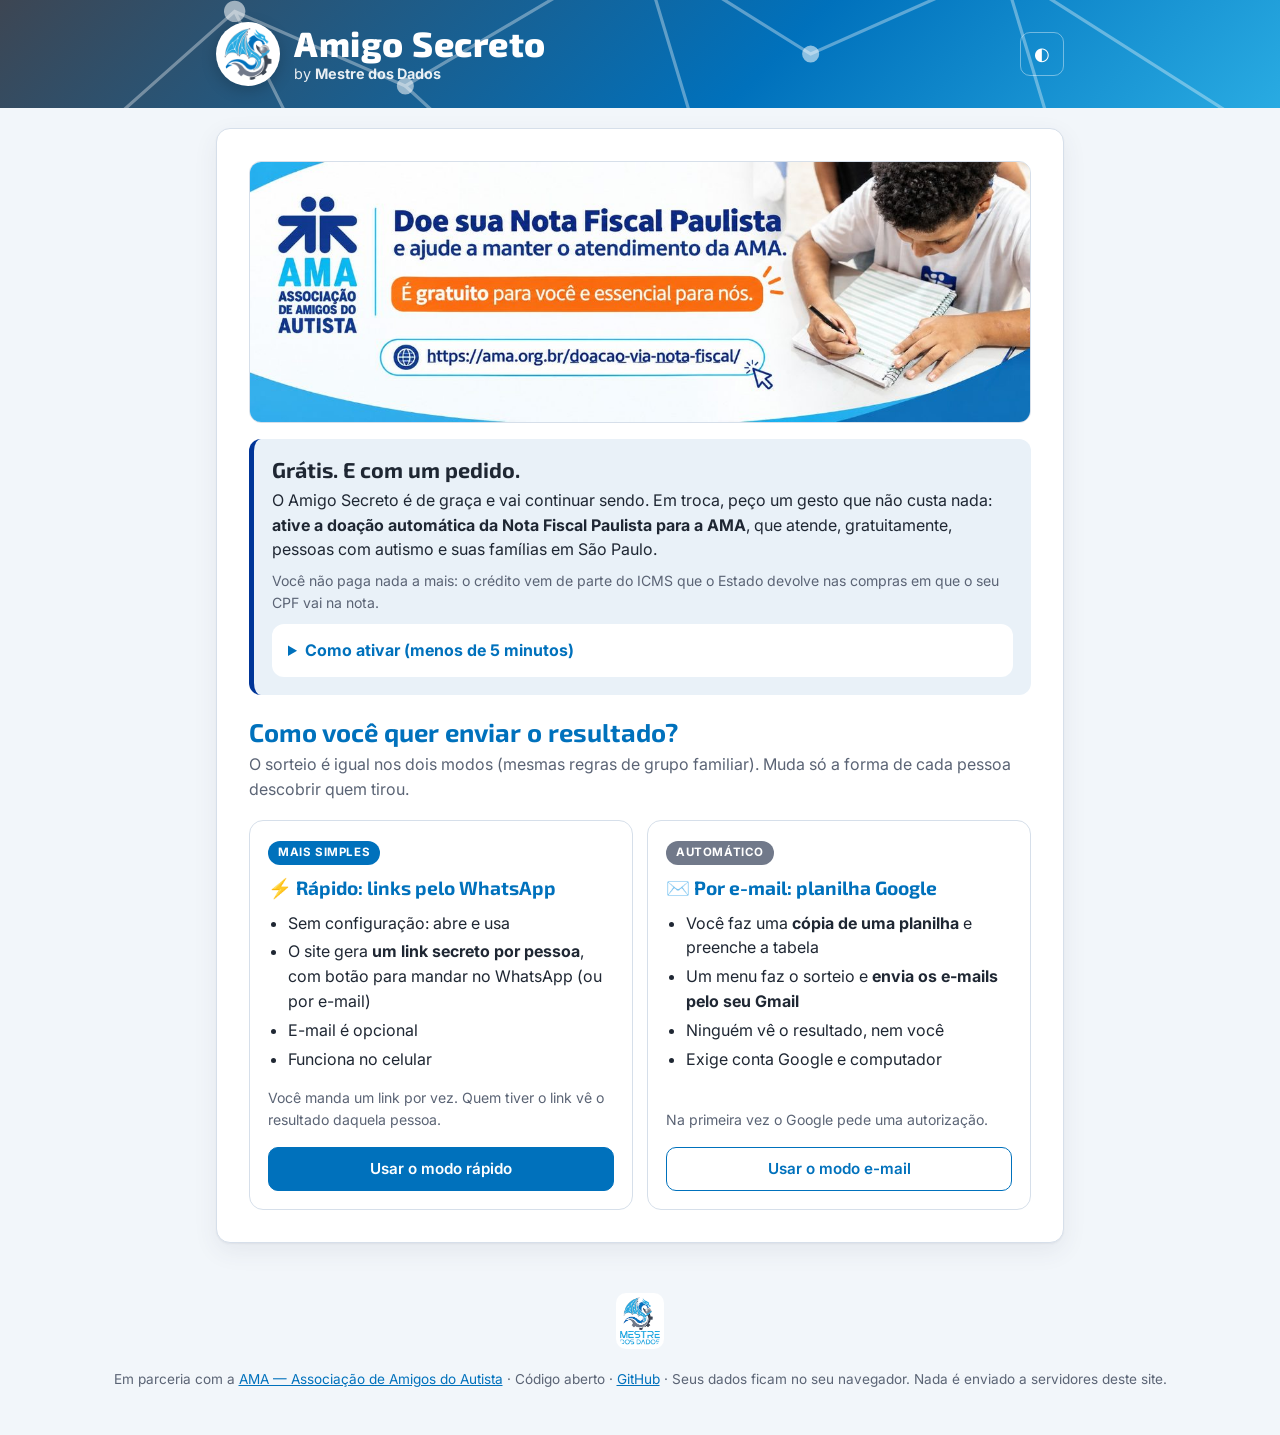
<file: docs/index.html>
<!doctype html>
<html lang="pt-BR">
<head>
  <meta charset="utf-8">
  <meta name="viewport" content="width=device-width, initial-scale=1">
  <title>Amigo Secreto · Mestre dos Dados</title>
  <meta name="description" content="Sorteio de amigo secreto gratuito, com grupos familiares, em parceria com a AMA (Associação de Amigos do Autista). Em troca, peça a doação automática da Nota Fiscal Paulista para a AMA.">
<meta property="og:type" content="website">  <meta property="og:title" content="Amigo Secreto grátis · Mestre dos Dados">  <meta property="og:description" content="Grátis, sem cadastro e sem propaganda, em parceria com a AMA. Em troca, ative a doação automática da Nota Fiscal Paulista para a AMA.">  <meta property="og:image" content="https://serrajordia.github.io/amigo_secreto/assets/og-imagem.png">  <meta property="og:url" content="https://serrajordia.github.io/amigo_secreto/">  <meta name="twitter:card" content="summary_large_image">
  <link rel="icon" type="image/png" href="assets/favicon.png">
  <link rel="preconnect" href="https://fonts.googleapis.com">
  <link rel="preconnect" href="https://fonts.gstatic.com" crossorigin>
  <link href="https://fonts.googleapis.com/css2?family=Exo+2:wght@500;700;800&family=Inter:wght@400;500;600&display=swap" rel="stylesheet">
  <link rel="stylesheet" href="css/marca.css?v=20261124">
</head>
<body>
  <header class="topo">
    <svg class="rede" aria-hidden="true" viewBox="0 0 600 160" preserveAspectRatio="xMidYMid slice">
      <g stroke="currentColor" stroke-width="1.5" fill="none" opacity=".35">
        <path d="M20 140 L110 60 L190 95 L300 30 L380 80 L470 40 L580 110"/>
        <path d="M110 60 L150 140 M300 30 L330 130 M470 40 L500 140 M190 95 L250 150"/>
      </g>
      <g fill="currentColor" opacity=".55">
        <circle cx="20" cy="140" r="4"/><circle cx="110" cy="60" r="5"/><circle cx="190" cy="95" r="4"/>
        <circle cx="300" cy="30" r="5"/><circle cx="380" cy="80" r="4"/><circle cx="470" cy="40" r="5"/>
        <circle cx="580" cy="110" r="4"/><circle cx="150" cy="140" r="3"/><circle cx="330" cy="130" r="3"/>
        <circle cx="500" cy="140" r="3"/><circle cx="250" cy="150" r="3"/>
      </g>
    </svg>
    <div class="topo-conteudo">
      <img src="assets/dragao-128.png" alt="" class="logo" width="64" height="64">
      <div>
        <h1>Amigo Secreto</h1>
        <p class="assinatura">by <strong>Mestre dos Dados</strong></p>
      </div>
      <button type="button" id="tema" class="btn-icone" aria-label="Alternar tema claro/escuro" title="Tema claro/escuro">◐</button>
    </div>
  </header>

  <div class="faixa-parceria">
    <a href="https://ama.org.br/" target="_blank" rel="noopener" class="faixa-logo" aria-label="AMA — Associação de Amigos do Autista (abre o site da AMA)">
      <img src="assets/logo-ama.svg" alt="AMA — Associação de Amigos do Autista" width="38" height="52">
    </a>
    <p>Grátis, em <strong>parceria com a AMA</strong> — Associação de Amigos do Autista. <a href="#doe" class="link-doe" data-doe>Como ajudar a AMA sem gastar nada</a></p>
  </div>

  <nav class="passos" id="nav-passos" aria-label="Etapas" hidden>
    <ol id="passos">
      <li><button type="button" data-ir="1"><span>1</span>Evento</button></li>
      <li><button type="button" data-ir="2"><span>2</span>Participantes</button></li>
      <li><button type="button" data-ir="3"><span>3</span>Regras</button></li>
      <li><button type="button" data-ir="4"><span>4</span>Sortear</button></li>
      <li><button type="button" data-ir="5"><span>5</span>Enviar</button></li>
    </ol>
  </nav>

  <main>
    <p class="trocar" id="trocar" hidden><button type="button" class="link" data-ir="0">← Trocar o modo de envio</button></p>

    <!-- 0. ESCOLHA DO MODO ---------------------------------------------- -->
    <section class="etapa" data-etapa="0" aria-labelledby="t0">
      <a class="banner-nfp" href="https://ama.org.br/doacao-via-nota-fiscal/" target="_blank" rel="noopener noreferrer">
        <picture>
          <source media="(max-width: 640px)" srcset="assets/banner-nfp-movel.jpg" width="800" height="377">
          <img src="assets/banner-nfp.jpg" width="1200" height="400" alt="AMA — Associação de Amigos do Autista: doe sua Nota Fiscal Paulista e ajude a manter o atendimento da AMA. É gratuito para você e essencial para nós. ama.org.br/doacao-via-nota-fiscal">
        </picture>
      </a>
      <aside class="doe" id="doe" aria-labelledby="t-doe">
        <div class="doe-texto">
          <h2 id="t-doe">Grátis. E com um pedido.</h2>
          <p>O Amigo Secreto é de graça e vai continuar sendo. Em troca, peço um gesto que não custa nada: <strong>ative a doação automática da Nota Fiscal Paulista para a AMA</strong>, que atende, gratuitamente, pessoas com autismo e suas famílias em São Paulo.</p>
          <p class="nota">Você não paga nada a mais: o crédito vem de parte do ICMS que o Estado devolve nas compras em que o seu CPF vai na nota.</p>
          <details class="tutorial" id="doe-passos">
            <summary>Como ativar (menos de 5 minutos)</summary>
            <ol class="lista-passos">
              <li>Entre no <strong>site ou aplicativo da Nota Fiscal Paulista</strong> (crie uma conta ou faça login).
                <div class="linha-botoes"><a class="btn btn-sec btn-pequeno" href="https://www.nfp.fazenda.sp.gov.br/login.aspx" target="_blank" rel="noopener">Abrir a Nota Fiscal Paulista</a></div>
              </li>
              <li>No menu <strong>Entidades</strong>, escolha <em>Doação de cupons com CPF (automática)</em>.</li>
              <li>Procure a <strong>AMA</strong> pelo CNPJ <code>52.802.295/0001-13</code> (no sistema ela também aparece como <em>Sítio Nova Esperança</em>) e confirme.
                <div class="linha-botoes"><button type="button" class="btn btn-sec btn-pequeno" id="copiar-cnpj">Copiar CNPJ</button></div>
              </li>
              <li>Nas compras, <strong>continue pedindo o CPF na nota</strong> (o seu, não o da AMA): é ele que gera o crédito.</li>
            </ol>
            <p class="nota">Passo a passo da própria AMA: <a href="https://ama.org.br/doacao-via-nota-fiscal/" target="_blank" rel="noopener">ama.org.br/doacao-via-nota-fiscal</a>. Para conhecer a AMA: <a href="https://ama.org.br/" target="_blank" rel="noopener">ama.org.br</a>.</p>
          </details>
        </div>
      </aside>
      <h2 id="t0">Como você quer enviar o resultado?</h2>
      <p class="lead">O sorteio é igual nos dois modos (mesmas regras de grupo familiar). Muda só a forma de cada pessoa descobrir quem tirou.</p>

      <div class="modos">
        <article class="modo">
          <span class="selo">Mais simples</span>
          <h3>⚡ Rápido: links pelo WhatsApp</h3>
          <ul>
            <li>Sem configuração: abre e usa</li>
            <li>O site gera <strong>um link secreto por pessoa</strong>, com botão para mandar no WhatsApp (ou por e-mail)</li>
            <li>E-mail é opcional</li>
            <li>Funciona no celular</li>
          </ul>
          <p class="obs">Você manda um link por vez. Quem tiver o link vê o resultado daquela pessoa.</p>
          <button type="button" class="btn" data-modo="rapido">Usar o modo rápido</button>
        </article>

        <article class="modo">
          <span class="selo sec">Automático</span>
          <h3>✉️ Por e-mail: planilha Google</h3>
          <ul>
            <li>Você faz uma <strong>cópia de uma planilha</strong> e preenche a tabela</li>
            <li>Um menu faz o sorteio e <strong>envia os e-mails pelo seu Gmail</strong></li>
            <li>Ninguém vê o resultado, nem você</li>
            <li>Exige conta Google e computador</li>
          </ul>
          <p class="obs">Na primeira vez o Google pede uma autorização.</p>
          <button type="button" class="btn btn-sec" data-modo="email">Usar o modo e-mail</button>
        </article>
      </div>
    </section>

    <!-- E-MAIL: guia da planilha ---------------------------------------- -->
    <section class="etapa" data-etapa="email" aria-labelledby="te" hidden>
      <h2 id="te">Modo e-mail: planilha Google</h2>
      <p class="lead">Os e-mails saem do <strong>seu</strong> Gmail, por um script que fica dentro da planilha. Nenhuma senha passa por este site.</p>

      <ol class="lista-passos">
        <li>
          <strong>Faça uma cópia da planilha modelo.</strong>
          <div class="linha-botoes">
            <a class="btn" id="link-planilha" href="#" target="_blank" rel="noopener">Abrir o modelo e fazer uma cópia</a>
          </div>
          <div id="sem-modelo" class="aviso alerta" hidden>O modelo ainda não foi publicado neste site. Use o “Monte você mesmo” logo abaixo.</div>
          <small>O Google vai perguntar o nome da cópia: confirme em “Fazer uma cópia”. A cópia fica no <em>seu</em> Drive.</small>
        </li>
        <li>Na cópia, preencha as abas <strong>Participantes</strong> (nome, e-mail e grupo) e <strong>Evento e regras</strong> (data, local, valor e caixinhas das regras).</li>
        <li>Use o menu <strong>🎁 Amigo Secreto</strong>: primeiro <em>Verificar</em>, depois <em>Enviar e-mail de teste para mim</em>.</li>
        <li>Na primeira vez o Google mostra “app não verificado”: <em>Avançado → Acessar (não seguro) → Permitir</em>. É o seu próprio script pedindo para enviar e-mails em seu nome e ler <strong>só</strong> essa planilha.</li>
        <li>Quando estiver tudo certo: <strong>🎁 Amigo Secreto → Sortear e enviar e-mails</strong>.</li>
      </ol>

      <p class="nota">Limite de uns 100 e-mails por dia numa conta Gmail comum. O menu só aparece no computador (não no aplicativo do celular). O resultado não é gravado em lugar nenhum.</p>

      <details class="tutorial" id="tutorial-email">
        <summary>Sem o modelo? Monte você mesmo (3 minutos)</summary>
        <ol class="lista-passos">
          <li>Crie uma planilha em <a href="https://sheets.new" target="_blank" rel="noopener">sheets.new</a>.</li>
          <li>Menu <strong>Extensões → Apps Script</strong>. Apague o conteúdo de <code>Código.gs</code> e cole o código abaixo.
            <div class="linha-botoes">
              <button type="button" class="btn" id="copiar-script">Copiar código</button>
              <a class="btn btn-sec" href="apps-script/Planilha.gs" download>Baixar Planilha.gs</a>
              <a class="btn btn-sec" href="apps-script/Sorteio.gs" download>Baixar Sorteio.gs</a>
            </div>
          </li>
          <li>Salve (Ctrl+S), volte à planilha, recarregue a página e use <strong>🎁 Amigo Secreto → 1. Preparar planilha</strong>. Ela cria as abas sozinha.</li>
        </ol>
      </details>

      <div class="nav-etapa"><button type="button" class="btn btn-sec" data-ir="0">← Voltar</button><span></span></div>
    </section>

    <!-- 1. EVENTO ------------------------------------------------------- -->
    <section class="etapa" data-etapa="1" aria-labelledby="t1" hidden>
      <h2 id="t1">Sobre o evento</h2>
      <p class="lead">Essas informações aparecem para cada pessoa junto com o resultado. Nenhuma delas afeta o sorteio.</p>
      <div class="grade-2">
        <label>Nome do evento <input id="ev-nome" maxlength="80" placeholder="Amigo Secreto da Família"></label>
        <label>Data e hora da festa <input id="ev-dataFesta" maxlength="80" placeholder="24/12 às 20h"></label>
        <label>Local <input id="ev-local" maxlength="120" placeholder="Casa da vovó"></label>
        <label>Valor sugerido do presente <input id="ev-valor" maxlength="40" placeholder="R$ 100"></label>
        <label>Organização <input id="ev-organizador" maxlength="80" placeholder="Seu nome"></label>
      </div>
      <label>Recado para todos <textarea id="ev-mensagem" rows="3" maxlength="1000" placeholder="Levem um prato de sobremesa!"></textarea></label>
      <div class="nav-etapa"><button type="button" class="btn btn-sec" data-ir="0">← Voltar</button><button type="button" class="btn" data-ir="2">Próximo: participantes →</button></div>
    </section>

    <!-- 2. PARTICIPANTES ------------------------------------------------ -->
    <section class="etapa" data-etapa="2" aria-labelledby="t2" hidden>
      <h2 id="t2">Participantes</h2>
      <p class="lead">Importe uma planilha (Excel ou CSV) ou adicione um a um. O <strong>e-mail é opcional</strong> neste modo. O <strong>grupo familiar</strong> também: use o mesmo nome para quem mora junto, por exemplo.
        Se você também participa, marque a caixinha <strong>organiza</strong> na sua linha (opcional): depois do sorteio, o código de recuperação já vai para o seu e-mail.</p>

      <div class="importar" id="soltar">
        <p><strong>Arraste uma planilha (Excel ou CSV) aqui</strong> ou</p>
        <div class="linha-botoes">
          <label class="btn">Escolher arquivo<input type="file" id="arquivo" accept=".xlsx,.xls,.csv,.txt,text/csv,application/vnd.openxmlformats-officedocument.spreadsheetml.sheet,application/vnd.ms-excel" hidden></label>
          <a class="btn btn-sec" href="modelo_participantes.csv" download>Baixar modelo</a>
        </div>
        <small>Colunas: <code>nome</code>, <code>email</code> (opcional), <code>grupo</code> (opcional), em Excel (.xlsx, .xls) ou CSV. Só a primeira linha de cabeçalho e a primeira aba com dados são lidas.</small>
      </div>

      <form id="form-pessoa" class="form-pessoa" autocomplete="off">
        <input id="p-nome" placeholder="Nome" aria-label="Nome" required maxlength="80">
        <input id="p-email" type="email" placeholder="e-mail (opcional)" aria-label="E-mail (opcional)" maxlength="120">
        <input id="p-grupo" placeholder="Grupo (opcional)" aria-label="Grupo familiar" list="grupos" maxlength="60">
        <datalist id="grupos"></datalist>
        <button class="btn" type="submit">Adicionar</button>
      </form>
      <div id="status-lista" class="aviso" role="status" aria-live="polite" hidden></div>

      <div class="tabela-wrap">
        <table class="tabela" id="tabela">
          <thead><tr><th>#</th><th>Nome</th><th>E-mail</th><th>Grupo</th><th>Quem organiza</th><th><span class="sr">Ações</span></th></tr></thead>
          <tbody></tbody>
        </table>
        <p class="vazio" id="vazio">Ninguém cadastrado ainda.</p>
      </div>
      <div class="linha-botoes fim">
        <span id="contagem" class="contagem"></span>
        <button type="button" class="btn btn-sec btn-perigo" id="limpar-lista">Limpar lista</button>
      </div>
      <div class="nav-etapa"><button type="button" class="btn btn-sec" data-ir="1">← Voltar</button><button type="button" class="btn" data-ir="3">Próximo: regras →</button></div>
    </section>

    <!-- 3. REGRAS ------------------------------------------------------- -->
    <section class="etapa" data-etapa="3" aria-labelledby="t3" hidden>
      <h2 id="t3">Regras do sorteio</h2>
      <div class="regras">
        <label class="chave"><input type="checkbox" id="r-grupo" checked>
          <span class="trilho" aria-hidden="true"></span>
          <span><strong>Ninguém tira alguém do próprio grupo familiar</strong><small>Quem é do mesmo grupo nunca se tira.</small></span></label>
        <label class="chave"><input type="checkbox" id="r-auto" checked>
          <span class="trilho" aria-hidden="true"></span>
          <span><strong>Ninguém tira a si mesmo</strong><small id="r-auto-dica">Já garantido pela regra de grupo acima.</small></span></label>
        <label class="chave"><input type="checkbox" id="r-corrente">
          <span class="trilho" aria-hidden="true"></span>
          <span><strong>Corrente única</strong><small>Forma uma roda só (A→B→C→…→A). Ótimo para a entrega dos presentes em sequência.</small></span></label>
      </div>
      <div id="viabilidade" class="viabilidade" role="status" aria-live="polite"></div>
      <div id="grupos-resumo" class="grupos-resumo"></div>
      <div class="nav-etapa"><button type="button" class="btn btn-sec" data-ir="2">← Voltar</button><button type="button" class="btn" data-ir="4">Próximo: sortear →</button></div>
    </section>

    <!-- 4. SORTEAR ------------------------------------------------------ -->
    <section class="etapa" data-etapa="4" aria-labelledby="t4" hidden>
      <h2 id="t4">Revisar e sortear</h2>
      <div id="resumo" class="resumo"></div>
      <div id="status-sorteio" class="aviso" role="status" aria-live="polite" hidden></div>
      <label class="check"><input type="checkbox" id="reprodutivel" checked> <span>Gerar um <strong>código de recuperação</strong> (sorteio reprodutível)</span>
        <small>Com o código e esta mesma lista, dá para gerar de novo o link de quem perder, mesmo depois de fechar a página. Guarde-o só com você: quem tiver o código e a lista consegue descobrir o sorteio inteiro.</small></label>
      <label class="check"><input type="checkbox" id="confirmo"> Conferi os nomes. O sorteio será feito agora e você receberá um link para cada pessoa.</label>
      <div class="linha-botoes">
        <button type="button" class="btn btn-grande" id="sortear" disabled>🎲 Sortear e gerar os links</button>
      </div>
      <details class="tutorial" id="recuperar">
        <summary><strong>Já sorteou e alguém perdeu o link?</strong> Recupere com o código</summary>
        <p>Deixe os participantes (na <strong>mesma ordem</strong>), os grupos e as regras exatamente como no dia do sorteio. Os dados do evento podem ter mudado: os links refeitos já saem atualizados. O resultado é o mesmo do sorteio original.</p>
        <label>Código de recuperação <input id="rec-codigo" autocomplete="off" autocapitalize="characters" spellcheck="false" placeholder="1-XXXX-XXXX-XXXX-XXXX-XXXX" maxlength="40"></label>
        <div class="linha-botoes"><button type="button" class="btn" id="rec-ir">Refazer os links deste sorteio</button></div>
        <div id="rec-status" class="aviso" role="status" aria-live="polite" hidden></div>
      </details>
      <div class="nav-etapa"><button type="button" class="btn btn-sec" data-ir="3">← Voltar</button><span></span></div>
    </section>

    <!-- 5. ENVIAR LINKS ------------------------------------------------- -->
    <section class="etapa" data-etapa="5" aria-labelledby="t5" hidden>
      <h2 id="t5">Sorteio feito! Agora envie os links 🎉</h2>
      <div class="aviso alerta">
        <strong>Envie cada link só para a pessoa certa, individualmente</strong>, nunca em grupo.
        Quem abrir o link vê quem aquela pessoa tirou. <span id="aviso-aba">Os links só existem nesta aba: <strong>não feche a página</strong> antes de enviar todos.</span>
      </div>
      <div id="status-envio" class="aviso" role="status" aria-live="polite" hidden></div>
      <div class="aviso info caixa-codigo" id="caixa-codigo" hidden>
        <p><strong>Código de recuperação:</strong> <code id="codigo"></code> <button type="button" class="btn btn-sec btn-pequeno" id="copiar-codigo">Copiar código</button></p>
        <p class="guardar-texto" id="guardar-texto"></p>
        <div class="acoes" id="guardar-acoes"></div>
        <small>Para recuperar é preciso o código <strong>e</strong> a lista na mesma ordem: a mensagem acima leva os dois, e a planilha (.csv) pode ser importada de volta na etapa 2. Se alguém perder o link (ou esta aba fechar), volte à etapa 4 e use <em>Recupere com o código</em>. Guarde só com você: quem tiver o código e a lista consegue descobrir o sorteio inteiro.</small>
      </div>
      <p class="nota" id="apelido-sorteio"></p>
      <p class="progresso" id="progresso"></p>
      <label class="opcao-ama"><input type="checkbox" id="inclui-ama" checked> Incluir na mensagem um convite curto para ativar a doação da Nota Fiscal Paulista para a AMA (você pode desmarcar)</label>
      <ul class="envios" id="envios"></ul>
      <div class="aviso info doe-mini">
        <strong>Gostou?</strong> Retribua sem gastar nada: ative a doação automática da Nota Fiscal Paulista para a <a href="https://ama.org.br/doacao-via-nota-fiscal/" target="_blank" rel="noopener">AMA</a> (CNPJ 52.802.295/0001-13) e conte para quem organiza o amigo secreto da família ao lado.
      </div>
      <div class="nav-etapa"><button type="button" class="btn btn-sec btn-perigo" id="refazer">Descartar e sortear de novo</button><span></span></div>
    </section>
  </main>

  <footer class="rodape">
    <img src="assets/logo-completo.png" alt="Mestre dos Dados" height="56">
    <p>Em parceria com a <a href="https://ama.org.br/" target="_blank" rel="noopener">AMA — Associação de Amigos do Autista</a> · Código aberto · <a href="https://github.com/serrajordia/amigo_secreto">GitHub</a> · Seus dados ficam no seu navegador. Nada é enviado a servidores deste site. <span id="aviso-contador" hidden>Contamos visitas de forma anônima (GoatCounter, sem cookies e sem dados pessoais).</span></p>
  </footer>

  <script src="js/config.js?v=20261124"></script>
  <script src="js/contador.js?v=20261124"></script>
  <script src="js/sorteio.js?v=20261124"></script>
  <script src="js/link.js?v=20261124"></script>
  <script src="js/app.js?v=20261124"></script>
</body>
</html>
</file>
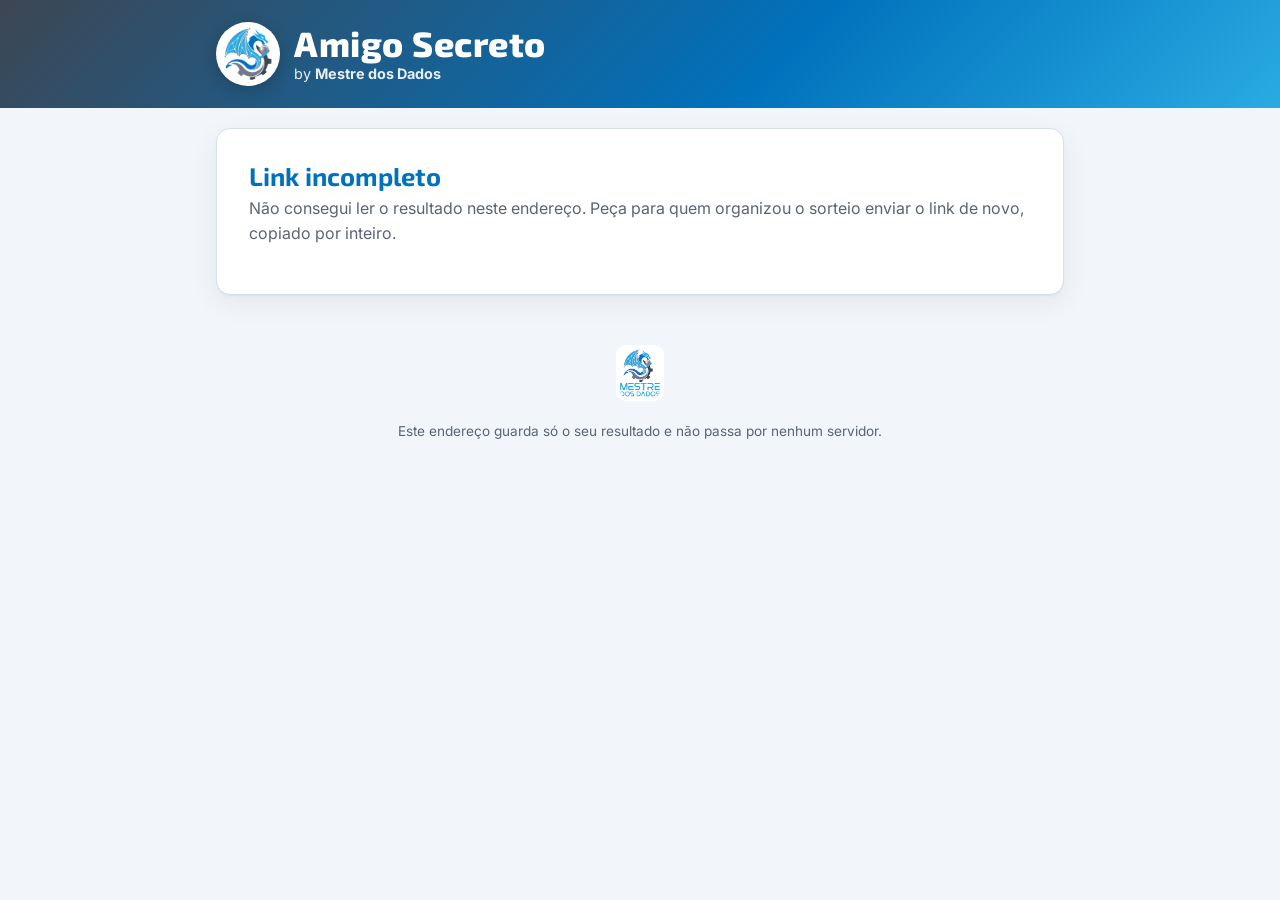
<file: docs/ver.html>
<!doctype html>
<html lang="pt-BR">
<head>
  <meta charset="utf-8">
  <meta name="viewport" content="width=device-width, initial-scale=1">
  <meta name="robots" content="noindex, nofollow">
  <meta name="referrer" content="no-referrer">
  <title>Seu amigo secreto · Mestre dos Dados</title>
  <link rel="icon" type="image/png" href="assets/favicon.png">
  <link rel="preconnect" href="https://fonts.googleapis.com">
  <link rel="preconnect" href="https://fonts.gstatic.com" crossorigin>
  <link href="https://fonts.googleapis.com/css2?family=Exo+2:wght@500;700;800&family=Inter:wght@400;500;600&display=swap" rel="stylesheet">
  <link rel="stylesheet" href="css/marca.css?v=20261124">
</head>
<body>
  <header class="topo">
    <div class="topo-conteudo">
      <img src="assets/dragao.png" alt="" class="logo" width="64" height="64">
      <div>
        <h1 id="titulo-evento">Amigo Secreto</h1>
        <p class="assinatura">by <strong>Mestre dos Dados</strong></p>
      </div>
    </div>
  </header>

  <main>
    <section class="etapa revelar" id="cartao" hidden>
      <p class="lead" id="ola"></p>
      <aside class="convite" id="convite" aria-labelledby="t-convite">
        <a class="banner-nfp" href="https://ama.org.br/doacao-via-nota-fiscal/" target="_blank" rel="noopener noreferrer">
          <picture>
            <source media="(max-width: 640px)" srcset="assets/banner-nfp-movel.jpg" width="800" height="377">
            <img src="assets/banner-nfp.jpg" width="1200" height="400" alt="AMA — Associação de Amigos do Autista: doe sua Nota Fiscal Paulista e ajude a manter o atendimento da AMA. É gratuito para você e essencial para nós.">
          </picture>
        </a>
        <h2 id="t-convite">Antes de revelar: um pedido rápido 💙</h2>
        <p class="convite-chamada">Este sorteio é <strong>grátis</strong>, em parceria com a <strong>AMA</strong>, que atende pessoas com autismo e suas famílias sem cobrar nada. Em troca, pedimos uma coisa só: <strong>cadastre a doação automática da sua Nota Fiscal Paulista para a AMA.</strong></p>
        <ul class="convite-motivos">
          <li><strong>Não custa nada:</strong> o crédito vem de parte do ICMS que o Estado devolve.</li>
          <li><strong>Menos de 5 minutos,</strong> uma vez só.</li>
          <li><strong>Depois é automático:</strong> cada compra com CPF na nota vira ajuda para a AMA.</li>
        </ul>
        <div class="linha-botoes convite-botoes">
          <a class="btn" href="https://www.nfp.fazenda.sp.gov.br/login.aspx" target="_blank" rel="noopener noreferrer" id="abrir-nfp">Cadastrar agora na NFP ↗</a>
          <a class="btn btn-sec" href="https://ama.org.br/doacao-via-nota-fiscal/" target="_blank" rel="noopener noreferrer">Instruções da AMA ↗</a>
        </div>
        <details class="convite-passos">
          <summary>Ver o passo a passo aqui</summary>
          <ol class="lista-passos">
            <li>Entre no <strong>site ou app da Nota Fiscal Paulista</strong> (ou crie sua conta).</li>
            <li>Menu <strong>Entidades</strong> → <em>Doação de cupons com CPF (automática)</em>.</li>
            <li>Procure a <strong>AMA</strong> pelo CNPJ <code>52.802.295/0001-13</code> e confirme. <button type="button" class="link" id="copiar-cnpj">Copiar CNPJ</button></li>
            <li>Pronto! Nas compras, continue pedindo o <strong>CPF na nota</strong>.</li>
          </ol>
          <p class="nota">Vale para compras no estado de São Paulo.</p>
        </details>
        <label class="check ciente"><input type="checkbox" id="ciente"> <span>Estou ciente do pedido de cadastro da Nota Fiscal Paulista para a AMA.</span></label>
        <button type="button" class="link" id="ja-ativei">Já sou doador(a) da AMA ✓</button>
      </aside>
      <p class="convite-ok" id="convite-ok" hidden>💙 Obrigado por ser doador(a) da AMA!</p>
      <div id="escondido">
        <p>Quando ninguém estiver olhando, toque no botão para ver quem você tirou.</p>
        <button type="button" class="btn btn-grande" id="revelar" disabled>🎁 Revelar meu amigo secreto</button>
        <p class="nota" id="dica-revelar">Marque a caixinha <em>Estou ciente</em> acima para liberar a revelação.</p>
      </div>
      <div id="visivel" hidden>
        <p class="lead">Você tirou…</p>
        <p class="nome-tirado" id="tirou"></p>
        <dl class="detalhes" id="detalhes"></dl>
        <p id="recado" class="recado"></p>
        <p class="segredo">Guarde segredo! 🤫</p>
        <p class="apelido" id="apelido" hidden title="Se o sorteio for refeito, quem organiza avisa qual é o código que vale."></p>
        <p class="nota">💙 Ainda não ativou a doação da Nota Fiscal Paulista para a <a href="https://ama.org.br/doacao-via-nota-fiscal/" target="_blank" rel="noopener noreferrer">AMA</a>? Leva menos de 5 minutos e não custa nada.</p>
        <button type="button" class="btn btn-sec" id="esconder">Esconder de novo</button>
      </div>
    </section>

    <section class="etapa" id="erro" hidden>
      <h2>Link incompleto</h2>
      <p class="lead">Não consegui ler o resultado neste endereço. Peça para quem organizou o sorteio enviar o link de novo, copiado por inteiro.</p>
    </section>
  </main>

  <footer class="rodape">
    <img src="assets/logo-completo.png" alt="Mestre dos Dados" height="56">
    <p>Este endereço guarda só o seu resultado e não passa por nenhum servidor.</p>
  </footer>

  <script src="js/link.js?v=20261124"></script>
  <script src="js/ver.js?v=20261124"></script>
</body>
</html>
</file>
<file: docs/css/marca.css>
/* Identidade visual Mestre dos Dados — cores extraídas do logo */
:root {
  --azul-claro: #29ABE2;
  --azul: #0071BC;
  --cinza: #71798A;
  --grafite: #3D4653;

  --fundo: #F2F6FA;
  --superficie: #FFFFFF;
  --superficie-2: #E9F1F8;
  --texto: #1F2733;
  --texto-suave: #5B6475;
  --borda: #D6DFEA;
  --primaria: var(--azul);
  --primaria-texto: #FFFFFF;
  --foco: var(--azul-claro);
  --ok: #157F4F;
  --ok-fundo: #E3F5EC;
  --erro: #B42318;
  --erro-fundo: #FDECEA;
  --alerta: #8A5A00;
  --alerta-fundo: #FFF4DB;
  --sombra: 0 1px 2px rgba(61, 70, 83, .06), 0 8px 24px rgba(61, 70, 83, .08);
  --raio: 14px;
  color-scheme: light;
}

@media (prefers-color-scheme: dark) {
  :root:not([data-theme="light"]) {
    --fundo: #141A22;
    --superficie: #1C2430;
    --superficie-2: #243042;
    --texto: #E8EEF5;
    --texto-suave: #A3AEC0;
    --borda: #33405A;
    --primaria: var(--azul-claro);
    --primaria-texto: #0B1220;
    --ok: #5FD39A; --ok-fundo: #12352A;
    --erro: #FF8A80; --erro-fundo: #3D1A1A;
    --alerta: #FFC861; --alerta-fundo: #3A2E12;
    --sombra: 0 1px 2px rgba(0,0,0,.3), 0 8px 24px rgba(0,0,0,.3);
    color-scheme: dark;
  }
}
:root[data-theme="dark"] {
  --fundo: #141A22;
  --superficie: #1C2430;
  --superficie-2: #243042;
  --texto: #E8EEF5;
  --texto-suave: #A3AEC0;
  --borda: #33405A;
  --primaria: var(--azul-claro);
  --primaria-texto: #0B1220;
  --ok: #5FD39A; --ok-fundo: #12352A;
  --erro: #FF8A80; --erro-fundo: #3D1A1A;
  --alerta: #FFC861; --alerta-fundo: #3A2E12;
  --sombra: 0 1px 2px rgba(0,0,0,.3), 0 8px 24px rgba(0,0,0,.3);
  color-scheme: dark;
}

* { box-sizing: border-box; }
html { -webkit-text-size-adjust: 100%; }
body {
  margin: 0;
  background: var(--fundo);
  color: var(--texto);
  font: 16px/1.55 Inter, system-ui, -apple-system, "Segoe UI", Roboto, sans-serif;
}
h1, h2, h3 { font-family: "Exo 2", Inter, sans-serif; line-height: 1.15; }
a { color: var(--primaria); }
code { font-size: .9em; background: var(--superficie-2); padding: .1em .35em; border-radius: 6px; word-break: break-all; }
small { display: block; color: var(--texto-suave); font-size: .85rem; }
.sr { position: absolute; width: 1px; height: 1px; overflow: hidden; clip: rect(0 0 0 0); }
:focus-visible { outline: 3px solid var(--foco); outline-offset: 2px; }

/* Topo ------------------------------------------------------------------ */
.topo {
  position: relative;
  overflow: hidden;
  color: #fff;
  background: linear-gradient(135deg, var(--grafite) 0%, var(--azul) 60%, var(--azul-claro) 100%);
}
.topo .rede { position: absolute; inset: 0; width: 100%; height: 100%; color: #fff; }
.topo-conteudo {
  position: relative;
  max-width: 880px;
  margin: 0 auto;
  padding: 22px 16px;
  display: flex;
  align-items: center;
  gap: 14px;
}
.logo { width: 64px; height: 64px; background: #fff; border-radius: 50%; padding: 6px; box-shadow: 0 4px 16px rgba(0,0,0,.2); }
.topo h1 { margin: 0; font-size: clamp(1.6rem, 5vw, 2.2rem); font-weight: 800; letter-spacing: .5px; }
.assinatura { margin: 0; opacity: .9; font-size: .9rem; }
.topo .btn-icone { margin-left: auto; color: #fff; border-color: rgba(255,255,255,.4); }

/* Passos ---------------------------------------------------------------- */
.passos { background: var(--superficie); border-bottom: 1px solid var(--borda); position: sticky; top: 0; z-index: 5; }
.passos ol {
  list-style: none; margin: 0 auto; padding: 8px 16px; max-width: 880px;
  display: flex; gap: 4px; overflow-x: auto; scrollbar-width: none;
}
.passos li { flex: 1 0 auto; }
.passos button {
  width: 100%; display: flex; align-items: center; justify-content: center; gap: 8px;
  border: 0; background: none; color: var(--texto-suave); font: 500 .9rem Inter, sans-serif;
  padding: 8px 10px; border-radius: 10px; cursor: pointer; white-space: nowrap;
}
.passos button span {
  display: inline-grid; place-items: center; width: 26px; height: 26px; border-radius: 50%;
  border: 2px solid var(--borda); font-weight: 700; font-size: .8rem;
}
.passos button[aria-current="step"] { color: var(--primaria); background: var(--superficie-2); }
.passos button[aria-current="step"] span { border-color: var(--primaria); background: var(--primaria); color: var(--primaria-texto); }
.passos button.feito span { border-color: var(--azul-claro); color: var(--azul-claro); }
@media (max-width: 560px) {
  .passos button { font-size: 0; gap: 0; }
  .passos button span { font-size: .8rem; }
  .passos button[aria-current="step"] { font-size: .85rem; gap: 6px; }
}

/* Conteúdo -------------------------------------------------------------- */
main { max-width: 880px; margin: 0 auto; padding: 20px 16px 40px; }
.etapa {
  background: var(--superficie); border: 1px solid var(--borda); border-radius: var(--raio);
  padding: clamp(18px, 4vw, 32px); box-shadow: var(--sombra);
}
.etapa h2 { margin: 0 0 6px; font-size: 1.6rem; color: var(--primaria); }
.etapa h2:focus { outline: none; }
.tutorial code { background: var(--superficie); }
.lead { color: var(--texto-suave); margin-top: 0; }

label { display: block; font-weight: 600; font-size: .92rem; margin: 12px 0; }
input:not([type=checkbox]):not([type=file]), textarea {
  display: block; width: 100%; margin-top: 6px; padding: 11px 12px;
  border: 1.5px solid var(--borda); border-radius: 10px; background: var(--superficie); color: var(--texto);
  font: 400 1rem Inter, sans-serif;
}
input:focus, textarea:focus { border-color: var(--azul-claro); outline: none; box-shadow: 0 0 0 3px rgba(41,171,226,.25); }
textarea { resize: vertical; }
.grade-2 { display: grid; grid-template-columns: repeat(auto-fit, minmax(240px, 1fr)); gap: 0 16px; }
.campo-senha { display: flex; gap: 6px; align-items: end; }
.campo-senha input { flex: 1; }
.check { display: grid; grid-template-columns: auto 1fr; align-items: start; gap: 2px 10px; font-weight: 500; }
.check input { width: 18px; height: 18px; margin: 3px 0 0; accent-color: var(--azul); }
.check small { grid-column: 2; }

/* Botões ---------------------------------------------------------------- */
.btn {
  display: inline-flex; align-items: center; justify-content: center; gap: 6px;
  border: 1.5px solid var(--primaria); background: var(--primaria); color: var(--primaria-texto);
  font: 600 .95rem Inter, sans-serif; padding: 10px 16px; border-radius: 10px; cursor: pointer;
  text-decoration: none; min-height: 44px; margin: 0;
}
.btn:hover:not(:disabled) { filter: brightness(1.08); }
.btn:disabled { opacity: .45; cursor: not-allowed; }
.btn-sec { background: transparent; color: var(--primaria); }
.btn-perigo { border-color: var(--erro); color: var(--erro); }
.btn-grande { font-size: 1.1rem; padding: 14px 24px; width: 100%; max-width: 420px; }
.btn-icone {
  background: transparent; border: 1.5px solid var(--borda); color: var(--texto);
  border-radius: 10px; width: 44px; height: 44px; cursor: pointer; font-size: 1.1rem; flex: none;
}
.linha-botoes { display: flex; flex-wrap: wrap; gap: 10px; margin: 14px 0; align-items: center; }
.linha-botoes.fim { justify-content: space-between; }
.linha-botoes.centro { justify-content: center; }
.nav-etapa { display: flex; justify-content: space-between; gap: 10px; margin-top: 24px; padding-top: 18px; border-top: 1px solid var(--borda); }

/* Avisos ---------------------------------------------------------------- */
.aviso { border-radius: 10px; padding: 12px 14px; margin: 12px 0; border: 1px solid transparent; }
.aviso.ok { background: var(--ok-fundo); color: var(--ok); border-color: currentColor; }
.aviso.erro { background: var(--erro-fundo); color: var(--erro); border-color: currentColor; }
.aviso.alerta { background: var(--alerta-fundo); color: var(--alerta); border-color: currentColor; }
.aviso.info { background: var(--superficie-2); color: var(--texto); border-color: var(--borda); }
.aviso ul { margin: 6px 0 0; padding-left: 20px; }

/* Tutorial -------------------------------------------------------------- */
.tutorial { background: var(--superficie-2); border-radius: 12px; padding: 4px 16px; margin: 16px 0; }
.tutorial summary { cursor: pointer; font-weight: 700; padding: 10px 0; color: var(--primaria); }
.lista-passos { padding-left: 22px; }
.lista-passos li { margin: 0 0 14px; padding-left: 4px; }
.lista-passos li::marker { color: var(--azul); font-weight: 800; font-family: "Exo 2", sans-serif; }
.nota { font-size: .88rem; color: var(--texto-suave); }

/* Participantes --------------------------------------------------------- */
.importar {
  border: 2px dashed var(--borda); border-radius: 12px; padding: 16px; text-align: center; margin: 16px 0;
  transition: border-color .15s, background .15s;
}
.importar.arrastando { border-color: var(--azul-claro); background: var(--superficie-2); }
.importar p { margin: 0 0 4px; }
.importar .linha-botoes { justify-content: center; margin: 8px 0; }
.form-pessoa { display: grid; grid-template-columns: 1fr 1.3fr 1fr auto; gap: 8px; align-items: center; margin-top: 8px; }
.form-pessoa input { margin-top: 0 !important; }
@media (max-width: 680px) { .form-pessoa { grid-template-columns: 1fr; } }

.tabela-wrap { overflow-x: auto; margin-top: 14px; border: 1px solid var(--borda); border-radius: 12px; }
.tabela { width: 100%; border-collapse: collapse; font-size: .93rem; }
.tabela th, .tabela td { padding: 8px 10px; text-align: left; border-bottom: 1px solid var(--borda); }
.tabela th { background: var(--superficie-2); font-size: .78rem; text-transform: uppercase; letter-spacing: .5px; color: var(--texto-suave); }
.tabela tr:last-child td { border-bottom: 0; }
.tabela td:first-child { color: var(--texto-suave); width: 2.5em; }
.tabela td[contenteditable] { cursor: text; border-radius: 6px; }
.tabela td[contenteditable]:focus { outline: 2px solid var(--azul-claro); background: var(--superficie-2); }
.tabela td.invalido { color: var(--erro); text-decoration: wavy underline; }
.tabela .remover { border: 0; background: none; color: var(--texto-suave); cursor: pointer; font-size: 1.1rem; padding: 4px 8px; }
.tabela .remover:hover { color: var(--erro); }
.marca-org { display: inline-flex; align-items: center; gap: 6px; margin: 0; font-size: .85rem; font-weight: 500; color: var(--texto-suave); cursor: pointer; white-space: nowrap; }
.marca-org input { width: 18px; height: 18px; margin: 0; accent-color: var(--azul); }
.tabela tr.organizador td { background: var(--superficie-2); }
.tabela tr.organizador .marca-org { color: var(--primaria); font-weight: 700; }
.vazio { text-align: center; color: var(--texto-suave); padding: 18px; margin: 0; }
.contagem { color: var(--texto-suave); font-weight: 600; }
.chip { display: inline-block; padding: 2px 10px; border-radius: 999px; font-size: .82rem; font-weight: 600; color: #fff; white-space: nowrap; }
.chip.sem { background: transparent; color: var(--texto-suave); border: 1px dashed var(--borda); }
@media (max-width: 560px) {
  .tabela thead { display: none; }
  .tabela tr { display: grid; grid-template-columns: 2em 1fr auto; padding: 6px 4px; border-bottom: 1px solid var(--borda); }
  .tabela td { border: 0; padding: 3px 6px; }
  .tabela td:nth-child(2) { font-weight: 600; }
  .tabela td:nth-child(3) { grid-column: 2 / 4; grid-row: 2; word-break: break-all; }
  .tabela td:nth-child(4) { grid-column: 2 / 4; grid-row: 3; }
  .tabela td:nth-child(5) { grid-column: 2 / 4; grid-row: 4; }
  .tabela td:nth-child(6) { grid-column: 3; grid-row: 1; }
}

/* Regras (chaves liga/desliga) ----------------------------------------- */
.regras { display: grid; gap: 10px; margin: 16px 0; }
.chave {
  display: grid; grid-template-columns: auto 1fr; gap: 14px; align-items: center;
  padding: 14px; border: 1.5px solid var(--borda); border-radius: 12px; cursor: pointer; margin: 0; font-weight: 400;
}
.chave input { position: absolute; opacity: 0; pointer-events: none; }
.trilho { width: 48px; height: 28px; border-radius: 999px; background: var(--borda); position: relative; transition: background .15s; }
.trilho::after {
  content: ""; position: absolute; top: 3px; left: 3px; width: 22px; height: 22px; border-radius: 50%;
  background: #fff; box-shadow: 0 1px 3px rgba(0,0,0,.3); transition: transform .15s;
}
.chave input:checked + .trilho { background: var(--azul); }
.chave input:checked + .trilho::after { transform: translateX(20px); }
.chave input:focus-visible + .trilho { outline: 3px solid var(--foco); outline-offset: 2px; }
.chave input:disabled ~ * { opacity: .55; }
.chave:has(input:checked) { border-color: var(--azul-claro); background: var(--superficie-2); }
.chave strong { display: block; }

.viabilidade { margin: 14px 0; }
.grupos-resumo { display: grid; gap: 6px; }
.barra-grupo { display: grid; grid-template-columns: minmax(90px, 160px) 1fr 3em; gap: 10px; align-items: center; font-size: .9rem; }
.barra-grupo .trilha { height: 10px; background: var(--superficie-2); border-radius: 999px; overflow: hidden; }
.barra-grupo .trilha i { display: block; height: 100%; border-radius: 999px; }
.barra-grupo span:first-child { overflow: hidden; text-overflow: ellipsis; white-space: nowrap; }

/* Resumo / sucesso ------------------------------------------------------ */
.resumo { display: grid; grid-template-columns: repeat(auto-fit, minmax(130px, 1fr)); gap: 10px; margin: 16px 0; }
.cartao { background: var(--superficie-2); border-radius: 12px; padding: 12px 14px; }
.cartao b { display: block; font: 800 1.5rem "Exo 2", sans-serif; color: var(--primaria); }
.cartao span { color: var(--texto-suave); font-size: .85rem; }
.sucesso { text-align: center; }
.sucesso img { border-radius: 50%; background: #fff; padding: 8px; }

/* Rodapé ---------------------------------------------------------------- */
.rodape { text-align: center; padding: 10px 16px 32px; color: var(--texto-suave); font-size: .85rem; }
.rodape img { background: #fff; border-radius: 10px; padding: 4px; }

/* Escolha de modo ------------------------------------------------------- */
.modos { display: grid; grid-template-columns: repeat(auto-fit, minmax(270px, 1fr)); gap: 14px; margin-top: 18px; }
.modo {
  position: relative; display: flex; flex-direction: column; gap: 8px;
  border: 1.5px solid var(--borda); border-radius: 14px; padding: 20px 18px 18px; background: var(--superficie);
}
.modo:hover { border-color: var(--azul-claro); box-shadow: var(--sombra); }
.modo h3 { margin: 4px 0 0; font-size: 1.2rem; color: var(--primaria); }
.modo ul { margin: 0; padding-left: 20px; flex: 1; }
.modo li { margin: 4px 0; }
.modo .obs { margin: 4px 0 8px; color: var(--texto-suave); font-size: .88rem; }
.selo {
  align-self: flex-start; font-size: .72rem; font-weight: 700; text-transform: uppercase; letter-spacing: .6px;
  background: var(--azul); color: #fff; padding: 3px 10px; border-radius: 999px;
}
.selo.sec { background: var(--cinza); }
.trocar { max-width: 880px; margin: 0 auto 10px; }
.link { background: none; border: 0; padding: 4px 0; color: var(--primaria); font: 600 .9rem Inter, sans-serif; cursor: pointer; text-decoration: underline; }
.btn.desativado { opacity: .45; pointer-events: none; }

/* Envio dos links ------------------------------------------------------- */
.progresso { font-weight: 700; color: var(--primaria); margin: 14px 0 6px; }
.envios { list-style: none; margin: 0; padding: 0; border: 1px solid var(--borda); border-radius: 12px; overflow: hidden; }
.envios li {
  display: grid; grid-template-columns: minmax(110px, 1fr) auto auto; gap: 8px 12px; align-items: center;
  padding: 10px 12px; border-bottom: 1px solid var(--borda);
}
.envios li:last-child { border-bottom: 0; }
.envios li.enviado { background: var(--ok-fundo); }
.envios .nome { font-weight: 600; overflow-wrap: anywhere; }
.envios .acoes { display: flex; flex-wrap: wrap; gap: 6px; }
.btn-pequeno { min-height: 38px; padding: 6px 12px; font-size: .88rem; }
.marca-enviado { display: flex; align-items: center; gap: 6px; margin: 0; font-weight: 500; font-size: .88rem; }
.marca-enviado input { width: 18px; height: 18px; accent-color: var(--azul); }
@media (max-width: 560px) {
  .envios li { grid-template-columns: 1fr auto; }
  .envios .acoes { grid-column: 1 / 3; grid-row: 2; }
}

/* Página de revelação --------------------------------------------------- */
.revelar { text-align: center; }
.revelar .btn-grande { margin: 8px auto; }
.nome-tirado { font: 800 clamp(2rem, 9vw, 3rem) "Exo 2", sans-serif; color: var(--primaria); margin: 6px 0 18px; overflow-wrap: anywhere; }
.detalhes { display: grid; grid-template-columns: auto 1fr; gap: 6px 14px; text-align: left; max-width: 380px; margin: 0 auto 16px; }
.detalhes dt { color: var(--texto-suave); }
.detalhes dd { margin: 0; font-weight: 600; }
.recado { white-space: pre-line; }
.segredo { color: var(--texto-suave); }
.apelido { color: var(--texto-suave); font-size: .85rem; letter-spacing: .04em; }
.caixa-codigo p { margin: 0 0 6px; display: flex; flex-wrap: wrap; align-items: center; gap: 8px; }
.caixa-codigo code { font-size: 1.05rem; font-weight: 700; letter-spacing: .04em; }
.caixa-codigo .guardar-texto { display: block; margin: 10px 0 6px; }
.caixa-codigo .acoes { display: flex; flex-wrap: wrap; gap: 6px; margin: 0 0 10px; }
#rec-codigo { font-family: ui-monospace, Consolas, monospace; letter-spacing: .04em; }

/* Parceria AMA ---------------------------------------------------------- */
:root { --ama: #003598; }
.faixa-parceria {
  background: var(--superficie); border-bottom: 1px solid var(--borda);
  display: flex; align-items: center; justify-content: center; gap: 12px; padding: 8px 16px;
}
.faixa-parceria p { margin: 0; font-size: .88rem; line-height: 1.35; max-width: 640px; }
.faixa-logo { flex: none; display: block; line-height: 0; border-radius: 8px; }
.faixa-logo img { display: block; width: 38px; height: auto; }
.link-doe { font-weight: 600; white-space: nowrap; }
.doe {
  display: flex; gap: 18px; align-items: flex-start;
  background: var(--superficie-2); border-radius: 12px; padding: 18px; margin: 0 0 22px;
  border-left: 5px solid var(--ama); scroll-margin-top: 70px;
}
.doe-logo { flex: none; width: 62px; height: auto; border-radius: 8px; }
.doe-texto { min-width: 0; }
.doe h2 { margin: 0 0 6px; font-size: 1.35rem; color: var(--texto); }
.doe p { margin: 0 0 8px; }
.doe .tutorial { background: var(--superficie); margin: 10px 0 0; }
.doe-mini { margin-top: 18px; }
@media (max-width: 560px) {
  .faixa-parceria { padding: 8px 12px; gap: 10px; }
  .faixa-parceria p { font-size: .82rem; }
  .link-doe { white-space: normal; display: inline-block; }
  .doe { flex-direction: column; gap: 10px; padding: 14px; }
  .doe-logo { width: 46px; }
  .topo-conteudo { padding: 16px 12px; gap: 10px; }
  .logo { width: 52px; height: 52px; }
  main { padding: 14px 12px 32px; }
}
.doe-ver { margin: 18px 0 0; } .doe-ver .doe-logo { width: 46px; } .doe-ver .linha-botoes { margin: 6px 0 0; }

/* Banner NFP + convite na revelação */
body[data-etapa="0"] .faixa-parceria { display: none; }
.banner-nfp { display: block; line-height: 0; border-radius: 12px; overflow: hidden; border: 1px solid var(--borda); margin: 0 0 16px; }
.banner-nfp img { display: block; width: 100%; height: auto; }
.convite {
  background: var(--superficie-2); border-radius: 12px; padding: 16px; margin: 0 0 22px;
  border-left: 5px solid var(--ama);
}
.convite h2 { margin: 4px 0 8px; font-size: 1.3rem; color: var(--texto); }
.convite p { margin: 0 0 8px; }
.convite .lista-passos { margin: 8px 0; }
.convite .lista-passos li { margin-bottom: 6px; }
.convite-ok { color: var(--texto-suave); margin: 0 0 16px; }
@media (max-width: 560px) { .convite { padding: 12px; } }
.convite { text-align: left; }
.convite h2 { font-size: 1.2rem; }
.convite code { white-space: nowrap; font-size: .85rem; }
.convite .lista-passos { padding-left: 20px; }
.convite-chamada { font-size: 1.02rem; }
.convite-motivos { list-style: none; padding: 0; margin: 10px 0; display: grid; gap: 6px; }
.convite-motivos li { padding-left: 26px; position: relative; }
.convite-motivos li::before { content: "✓"; position: absolute; left: 4px; color: var(--ok); font-weight: 800; }
.convite-botoes { margin: 12px 0 8px; }
.convite-passos { margin: 4px 0 12px; }
.convite-passos summary { cursor: pointer; color: var(--primaria); font-weight: 600; }
.ciente { padding: 12px 14px; border: 2px solid var(--primaria); border-radius: 10px; background: var(--superficie); margin: 8px 0 6px; cursor: pointer; }
.ciente input { width: 22px; height: 22px; margin-top: 1px; }
#dica-revelar { margin-top: 8px; }
#revelar:disabled { opacity: .55; cursor: not-allowed; }
.opcao-ama { display: block; font-size: .9rem; color: var(--texto-suave); margin: 4px 0 12px; }
.opcao-ama input { margin-right: 6px; }
</file>
